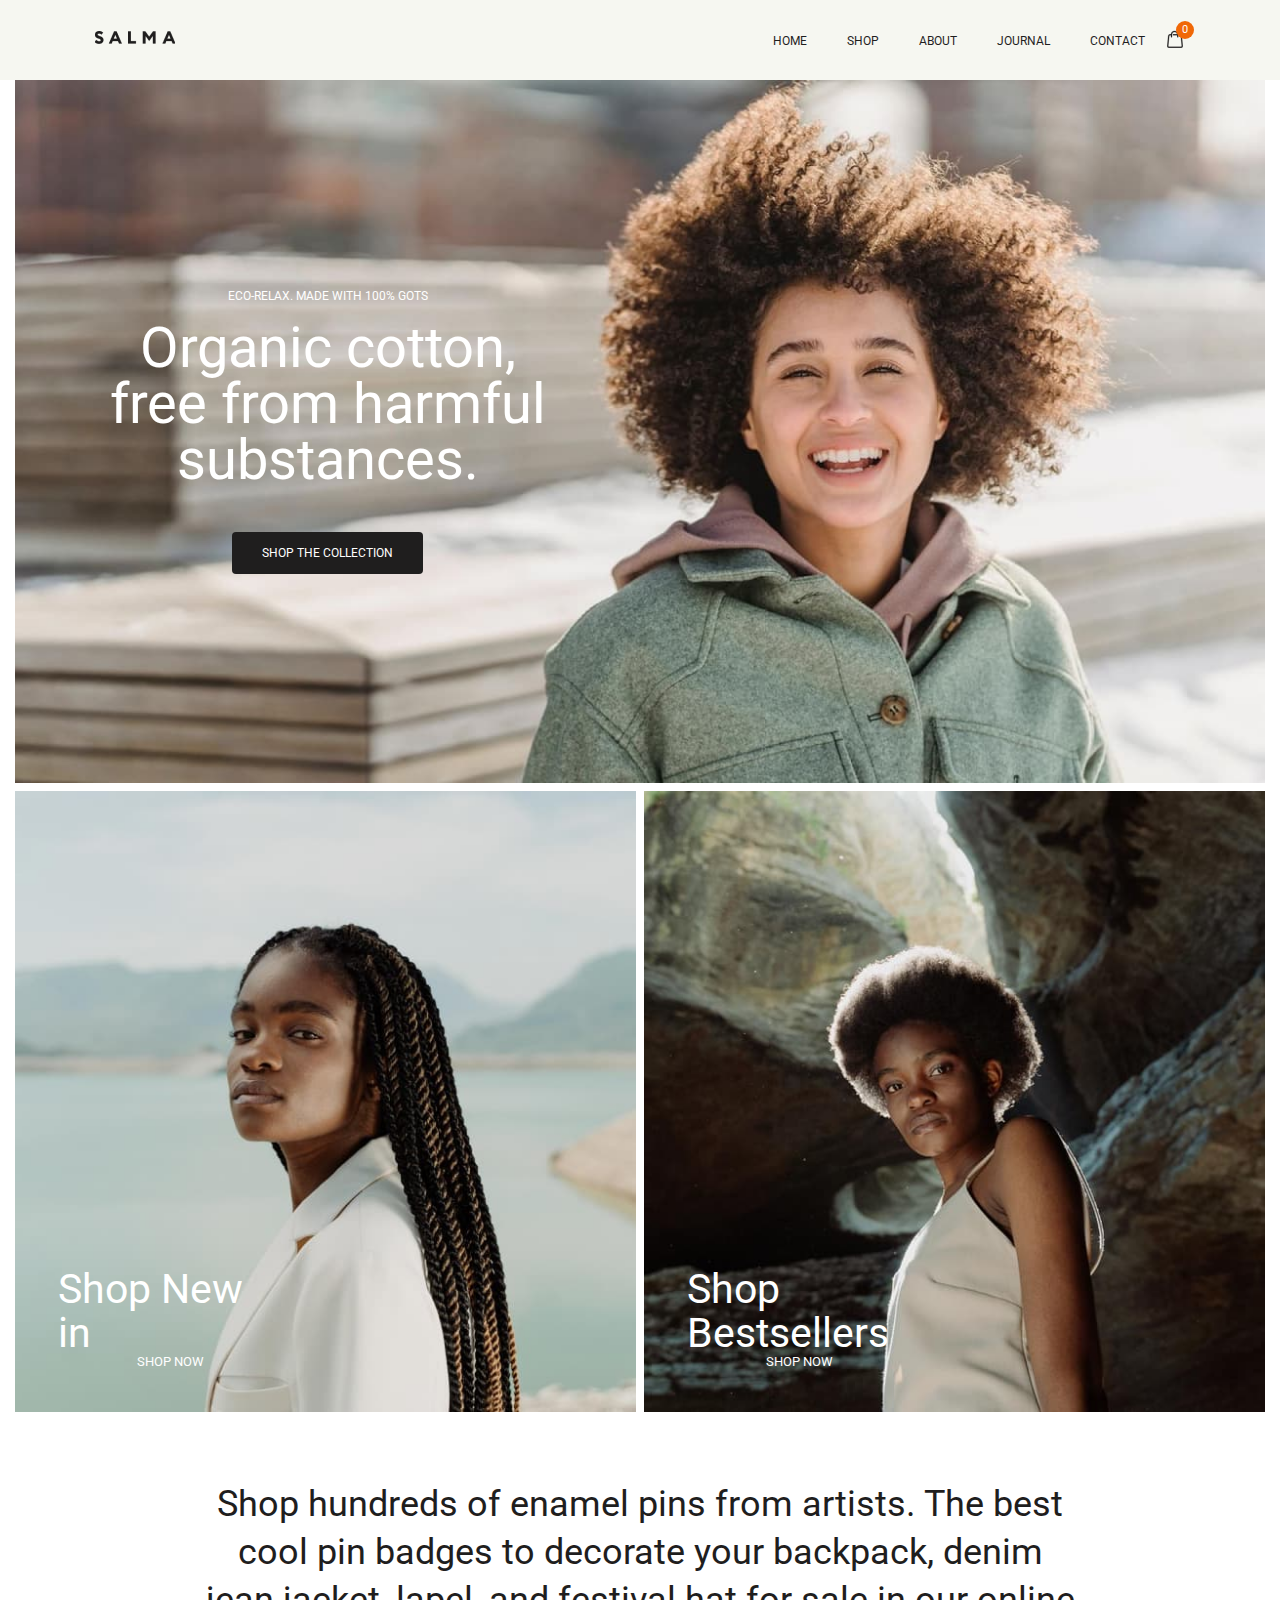
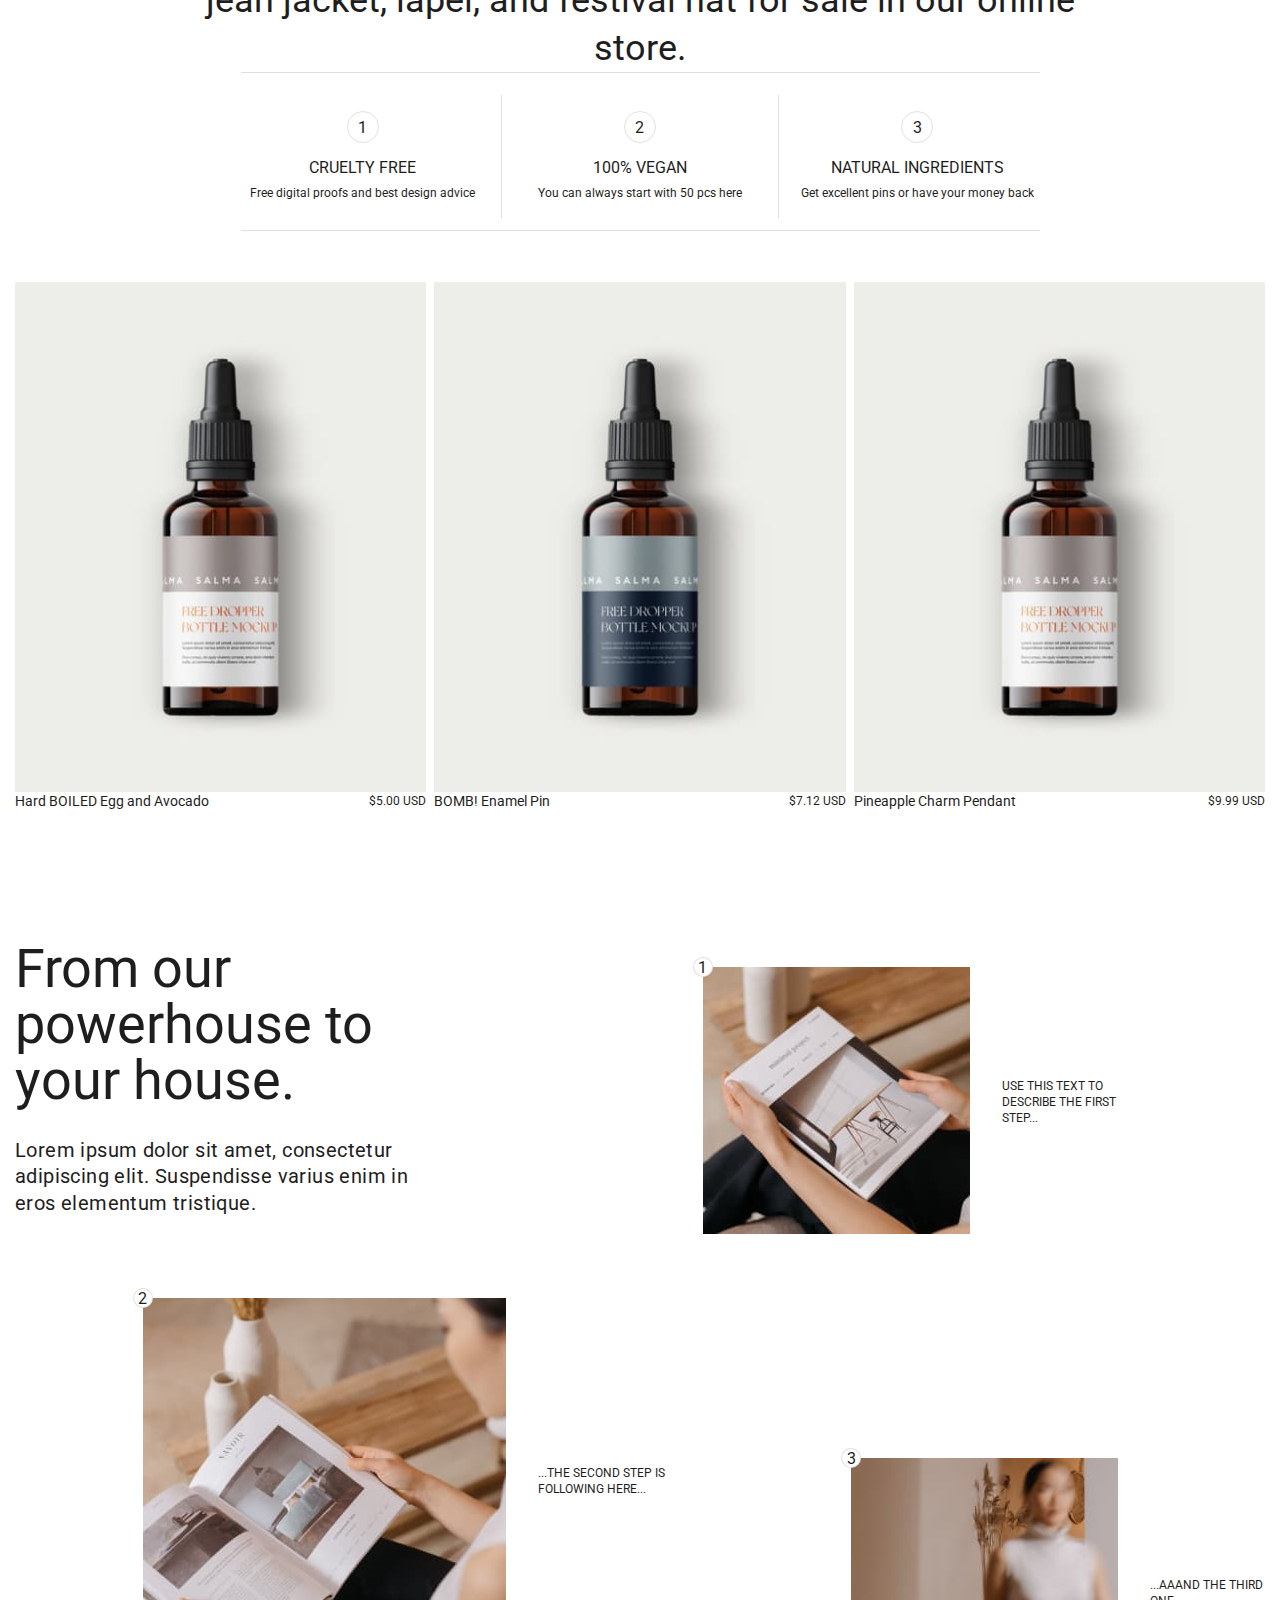
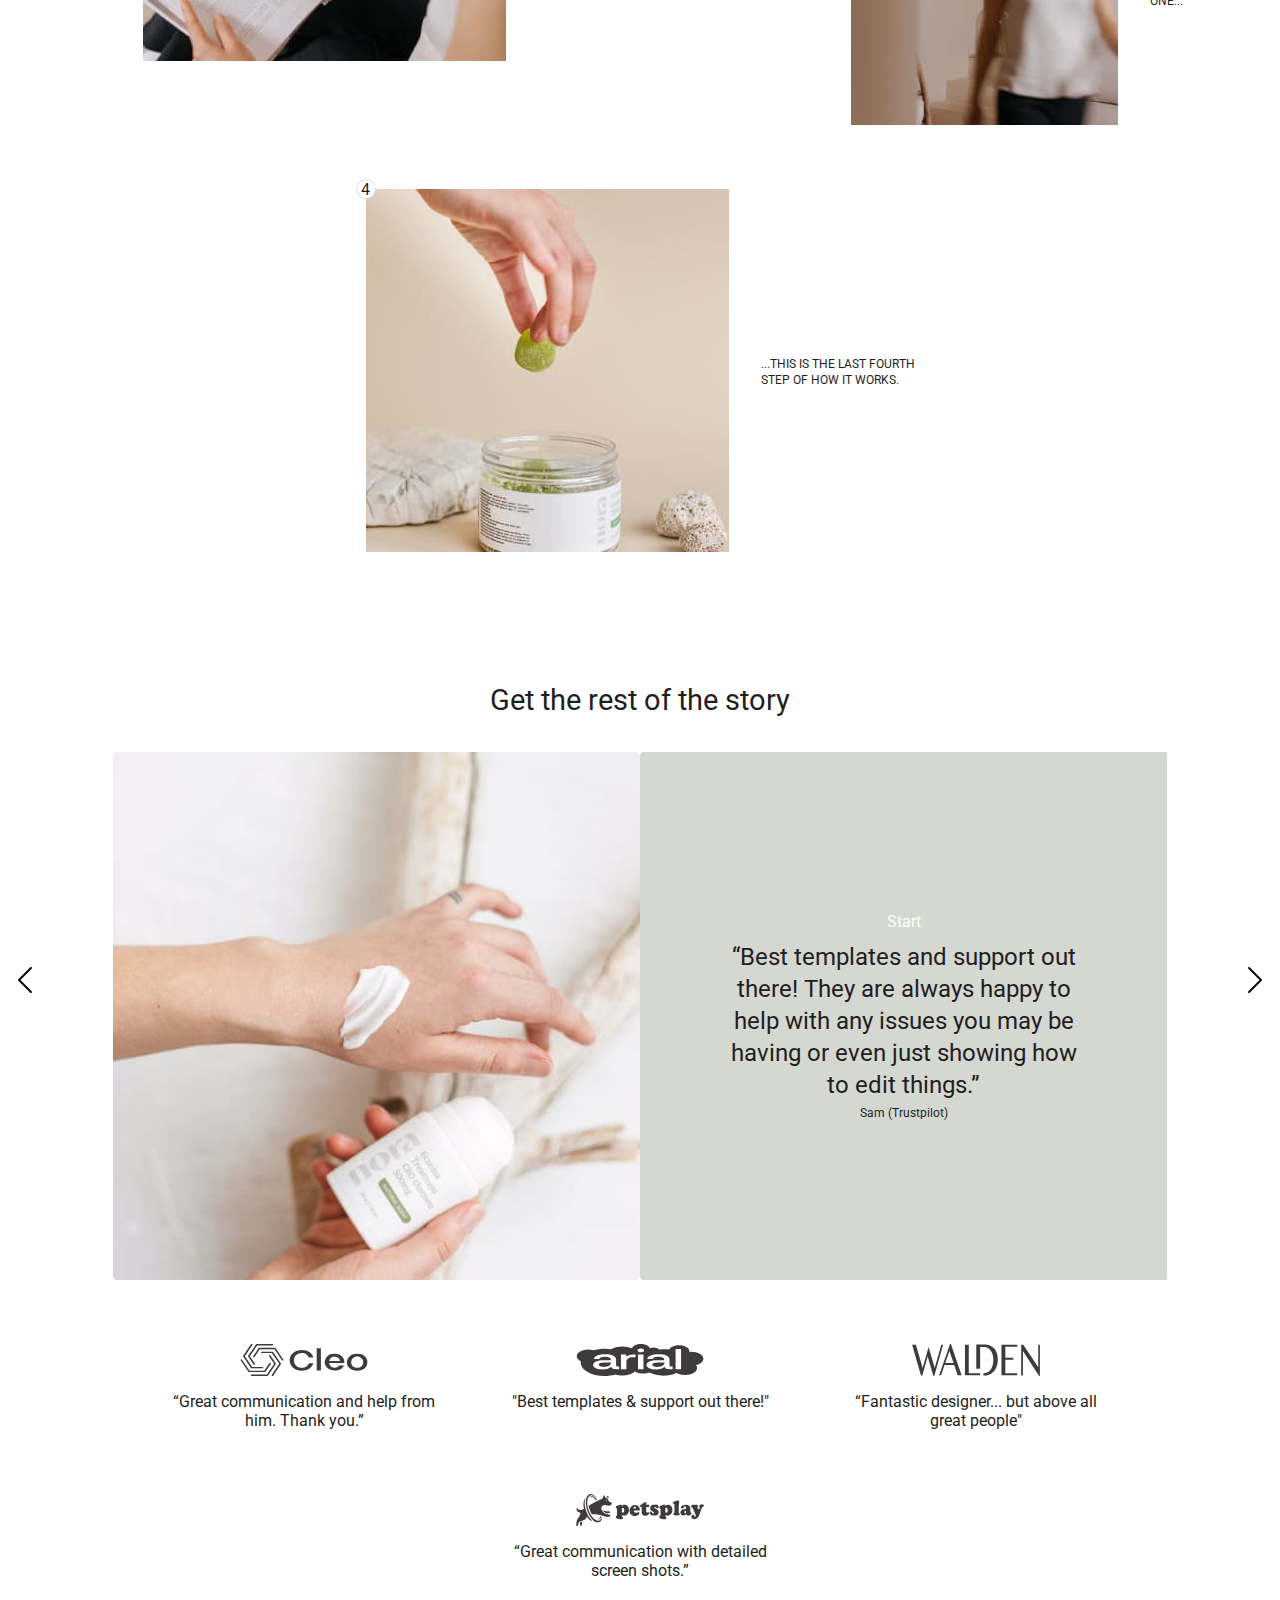
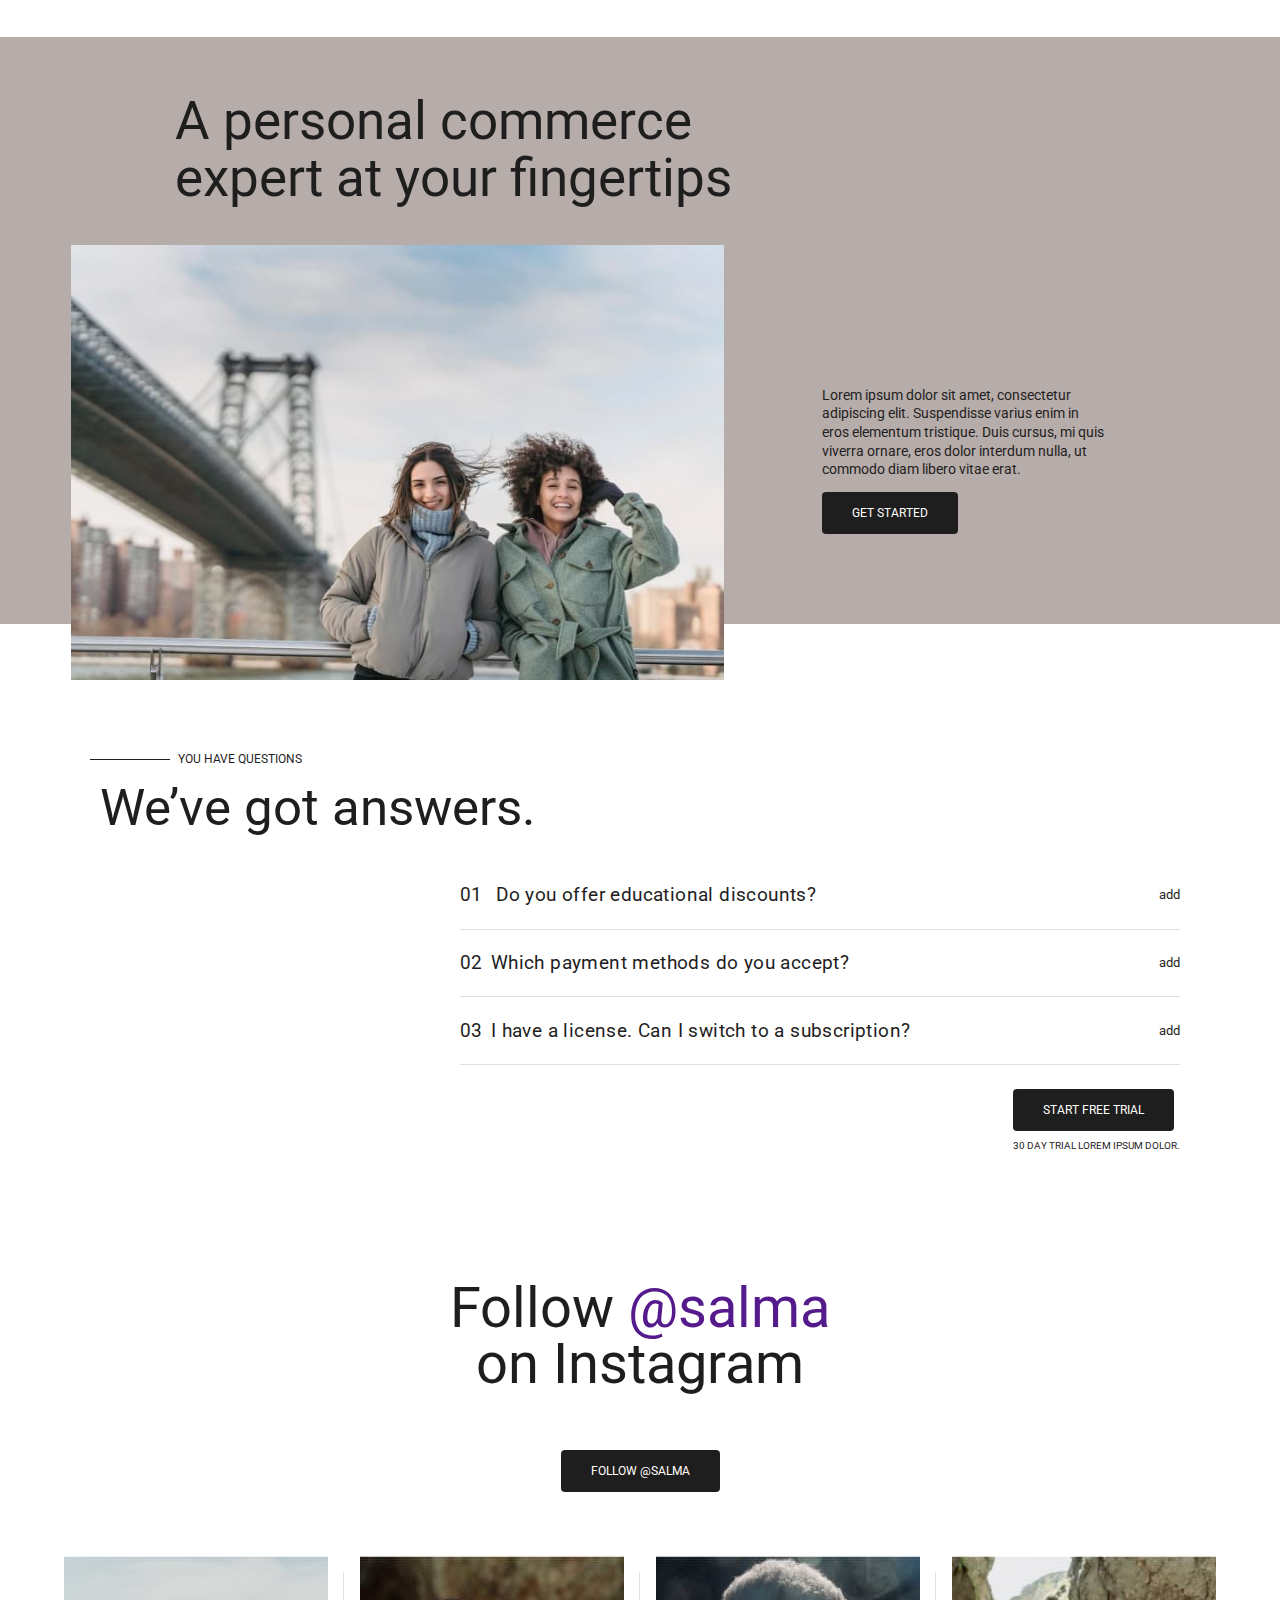
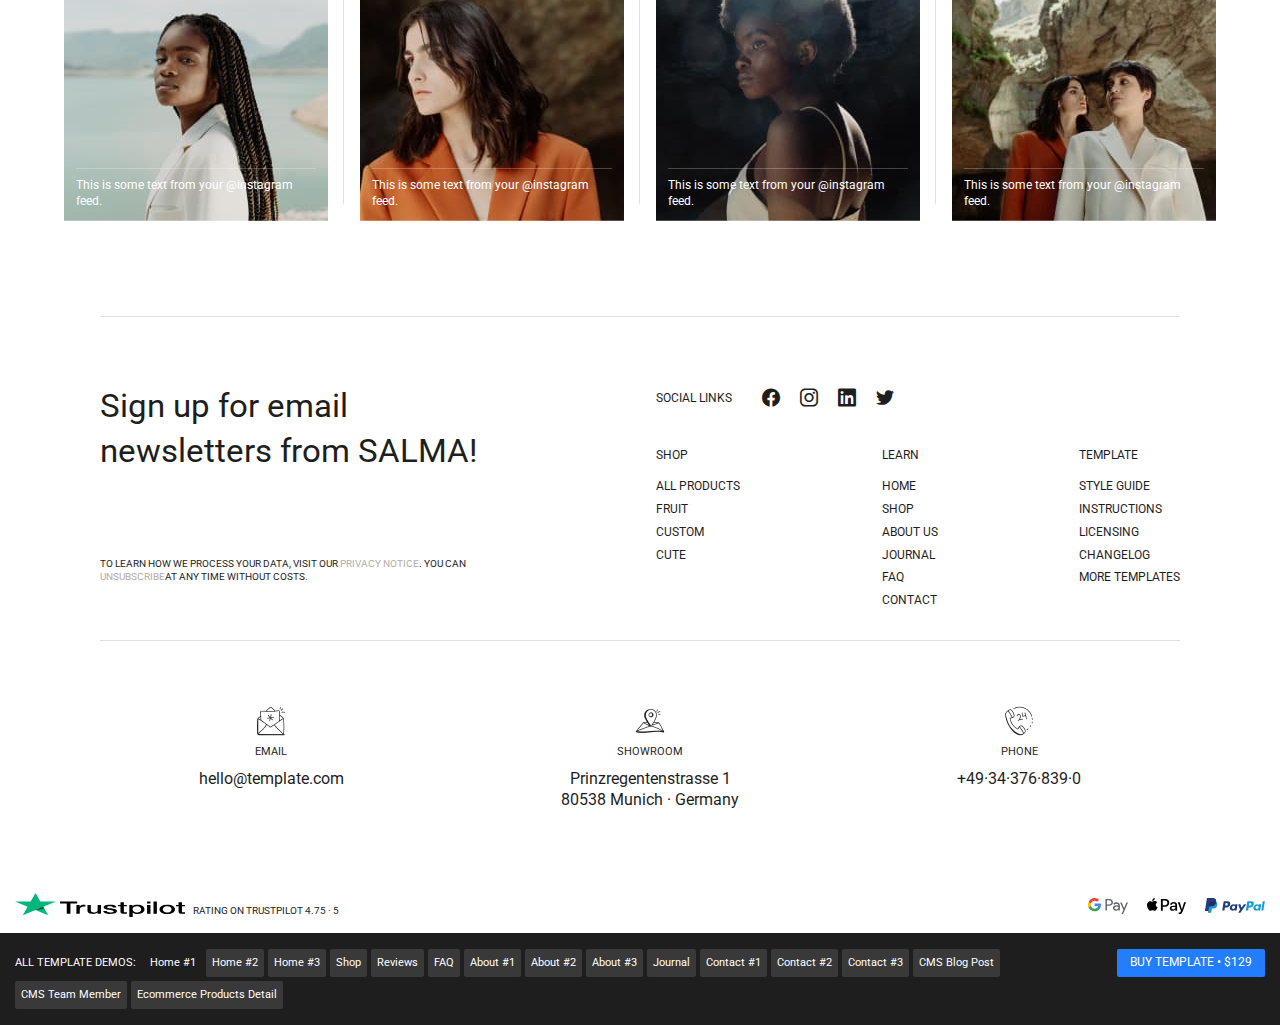
<file: index.html>
<!DOCTYPE html>
<html lang="en">
<head>
    <meta charset="UTF-8">
    <meta http-equiv="X-UA-Compatible" content="IE=edge">
    <meta name="viewport" content="width=device-width, initial-scale=1.0">
    <title>Salma</title>
    <link rel="preconnect" href="https://fonts.googleapis.com">
    <link rel="preconnect" href="https://fonts.gstatic.com" crossorigin>
    <link href="https://fonts.googleapis.com/css2?family=Roboto&display=swap" rel="stylesheet">
    <link rel="stylesheet" href="./css/iconsfont.css">
    <link rel="stylesheet" href="./css/styles.css">
</head>
<body>
    <div class="wrapper">
        <header class="header">
            <div class="header__container">
                <nav class="nav">
                    <a href="#" class="header__logo"><img src="./images/header/salma-logo.png" alt="salma-logo"></a>
                    <div class="header__menu menu">
                        <ul class="menu__list">
                            <li class="menu__item"><a href="#" class="menu__link">Home</a></li>
                            <li class="menu__item"><a href="#" class="menu__link">Shop</a></li>
                            <li class="menu__item"><a href="#" class="menu__link">About</a></li>
                            <li class="menu__item"><a href="#" class="menu__link">Journal</a></li>
                            <li class="menu__item"><a href="#" class="menu__link">Contact</a></li>
                        </ul>
                        <div class="header__basket">
                            <img src="./images/header/basket.png" alt="icon basket">
                            <span>0</span>
                        </div>
                        <button type="button" class="burger">
                            <div class="burger__icon"></div>
                        </button>
                    </div>
                </nav> 
            </div>
        </header>
        <main class="main">
            <section class="main__top">
                <div class="top__container container">
                   <div class="top__block1">
                        <div class="block1 ">
                            <div class="block1__content">
                                <h2 class="block1__subtitle">Eco-Relax. Made with 100% GOTS</h2>
                                <h1 class="block1__title">Organic cotton, free from harmful substances.</h1>
                                <button class="block1__btn btn">Shop the Collection</button>
                            </div>
                            <div class="block1__image">
                                <img src="./images/top/top-1.jpg" alt="">
                            </div>
                        </div>
                   </div>
                    <div class="top__block2">
                        <div class="block2">
                            <div class="block2__content">
                                <h2 class="block2__title">Shop New in</h2>
                                <a href="#" class="block2__btn">Shop now</a>
                            </div>
                            <div class="block2__image">
                                <img src="./images/top/top-2.jpg" alt="">
                            </div>
                        </div>
                    </div>
                    <div class="top__block2">
                        <div class="block2">
                            <div class="block2__content">
                                <h2 class="block2__title">Shop Bestsellers</h2>
                                <a href="#" class="block2__btn">Shop now</a>
                            </div>
                            <div class="block2__image">
                                <img src="./images/top/top-3.jpg" alt="">
                            </div>
                        </div>
                    </div>                   
                    
                </div>
            </section>
            <section class="pins">
                <div class="pins__container container">
                    <h2 class="pins__title">
                        Shop hundreds of enamel pins from artists. The best cool pin badges to decorate your backpack, denim jean jacket, lapel,
                        and festival hat for sale in our online store.
                    </h2>
                    <div class="pins__line"></div>
                    <ul class="pins__cards">
                        <li class="pins__card">
                            <button class="card__btn">1</button>
                            <h3 class="card__title">Cruelty Free</h3>
                            <p class="card__text">Free digital proofs and best design advice</p>
                        </li>
                        <li class="pins__card">
                            <button class="card__btn">2</button>
                            <h3 class="card__title">100% Vegan</h3>
                            <p class="card__text">You can always start with 50 pcs here</p>
                        </li>
                        <li class="pins__card">
                            <button class="card__btn">3</button>
                            <h3 class="card__title">Natural Ingredients</h3>
                            <p class="card__text">Get excellent pins or have your money back</p>
                        </li>
                    </ul>                    
                </div>
            </section>
            <section class="droppers">
                <div class="droppers__container container">
                    <ul class="droppers__list">
                        <li><a href="" class="dropper__card">
                            <div class="dropper__image">
                                <img src="./images/droppers/dropper1.jpg" alt="dropper 1">
                            </div>
                            <div class="dropper__content">
                                <h2 class="dropper__title">Hard BOILED Egg and Avocado</h2>
                                <p class="dropper__price">&#36;5.00 USD</p>
                            </div>
                        </a></li>
                        <li><a href="" class="dropper__card">
                            <div class="dropper__image">
                                <img src="./images/droppers/dropper 2.jpg" alt="dropper 2">
                            </div>
                            <div class="dropper__content">
                                <h2 class="dropper__title">BOMB! Enamel Pin</h2>
                                <p class="dropper__price">&#36;7.12 USD</p>
                            </div>
                        </a></li>
                        <li><a href="" class="dropper__card">
                            <div class="dropper__image">
                                <img src="./images/droppers/dropper 3.jpg" alt="dropper 3">
                            </div>
                            <div class="dropper__content">
                                <h2 class="dropper__title">Pineapple Charm Pendant</h2>
                                <p class="dropper__price">&#36;9.99 USD</p>
                            </div>
                        </a></li>
                    </ul>
                </div>
            </section>
            <section class="steps">
                <div class="steps__container container">
                    <ul class="steps__list">
                        <li class="steps__item step-top">
                            <div class="steps__content content-top">
                                <h2 class="steps__title">From our powerhouse to your house.</h2>
                                <p class="steps__text">
                                    Lorem ipsum dolor sit amet, consectetur adipiscing elit. Suspendisse varius enim in eros elementum tristique.
                                </p>
                            </div>
                        </li>
                        <li class="steps__item step-1">
                            <div class="steps__content">
                                <div class="steps__image">
                                    <span>1</span>
                                    <img src="./images/steps/step1.jpg" alt="step 1">
                                </div>
                                <a href="#" class="step__text text">
                                    Use this text to describe the first step...
                                </a>
                            </div>
                        </li>
                        <li class="steps__item step-2">
                            <div class="steps__content content-big content-2">
                                <div class="steps__image">
                                    <span>2</span>
                                    <img src="./images/steps/step2.jpg" alt="step 2">
                                </div>
                                <a href="#" class="step__text text-big">
                                    ...the second step is following here...
                                </a>
                            </div>
                        </li>
                        <li class="steps__item step-3">
                            <div class="steps__content">
                                <div class="steps__image">
                                    <span>3</span>
                                    <img src="./images/steps/step3.jpg" alt="step 3">
                                </div>
                                <a href="#" class="step__text text">
                                    ...aaand the third one...
                                </a>
                            </div>
                        </li>
                        <li class="steps__item step-4">
                            <div class="steps__content content-big">
                                <div class="steps__image">
                                    <span>4</span>
                                    <img src="./images/steps/step4.jpg" alt="step 4">
                                </div>
                                <a href="#" class="step__text text-big">
                                    ...This is the last fourth step of how it works.
                                </a>
                            </div>
                        </li>

                    </ul>
                </div>
            </section>
            <section class="stories">
                <div class="stories__container container">
                    <h2 class="stories__title">Get the rest of the story</h2>
                    <div class="slider">
                        <div class="slider__line">
                            <div class="slider__row">
                                <div class="slider__image">
                                    <img src="./images/Stories/stories.jpg" alt="stories">
                                </div>
                                <div class="slider__content--wrapper">
                                    <div class="slider__content">
                                        <button class="slider__start">
                                            Start
                                        </button>
                                        <h3 class="slider__title">
                                            “Best templates and support out there! They are always happy to help with any issues you may be having or even
                                            just
                                            showing how to edit things.”
                                        </h3>
                                        <p class="slider__text">
                                            Sam (Trustpilot)
                                        </p>
                                    </div>
                                </div>                               
                                                                
                            </div>
                            <div class="slider__row">
                                <div class="slider__image">
                                    <img src="./images/Stories/stories.jpg" alt="stories">
                                </div>
                                <div class="slider__content--wrapper">
                                    <div class="slider__content">
                                        <button class="slider__start">
                                            Start
                                        </button>
                                        <h3 class="slider__title">
                                            “Best templates and support out there! They are always happy to help with any issues you may be having or even
                                            just
                                            showing how to edit things.”
                                        </h3>
                                        <p class="slider__text">
                                            Sam (Trustpilot)
                                        </p>
                                    </div>
                                </div>                               
                                                                
                            </div>
                            <div class="slider__row">
                                <div class="slider__image">
                                    <img src="./images/Stories/stories.jpg" alt="stories">
                                </div>
                                <div class="slider__content--wrapper">
                                    <div class="slider__content">
                                        <a class="slider__start">
                                            Start
                                        </a>
                                        <h3 class="slider__title">
                                            “Best templates and support out there! They are always happy to help with any issues you may be having or even
                                            just
                                            showing how to edit things.”
                                        </h3>
                                        <p class="slider__text">
                                            Sam (Trustpilot)
                                        </p>
                                    </div>
                                </div>                           
                                                                
                            </div>                            
                        </div>
                    </div>
                    <button class="slider__btn slider__btn-prev">
                        <img src="./images/Stories/previous.svg" alt="previous_button">
                    </button>
                    <button class="slider__btn slider__btn-next">
                        <img src="./images/Stories/next.svg" alt="next_button">
                    </button>                    
                </div>
                
            </section>
            <section class="brands">
                <div class="brands__container container">
                    <ul class="brands__list">
                        <li class="brands__item ">
                            <div class="brands__content ">
                                <a href="#" class="brands__logo">
                                    <img src="./images/Brandes/brand-1.svg" alt="">
                                </a>
                                <h2 class="brands__title">“Great communication and help from him. Thank you.”</h2>                                
                            </div>
                        </li>
                        <li class="brands__item ">
                            <div class="brands__content ">
                                <a href="#" class="brands__logo">
                                    <img src="./images/Brandes/brand-2.svg" alt="">
                                </a>
                                <h2 class="brands__title">"Best templates & support out there!"</h2>                                
                            </div>
                        </li>
                        <li class="brands__item ">
                            <div class="brands__content ">
                                <a href="#" class="brands__logo">
                                    <img src="./images/Brandes/brand-3.svg" alt="">
                                </a>
                                <h2 class="brands__title">“Fantastic designer... but above all great people"</h2>                                
                            </div>
                        </li>
                        <li class="brands__item ">
                            <div class="brands__content ">
                                <a href="#" class="brands__logo">
                                    <img src="./images/Brandes/brand-4.svg" alt="">
                                </a>
                                <h2 class="brands__title">“Great communication with detailed screen shots.”</h2>                                
                            </div>
                        </li>
                        
            
                    </ul>
                </div>
            </section>
            <section class="expert">
                <div class="expert__container container">
                   <div class="expert__body">
                        <h2 class="expert__title">A personal commerce expert at your fingertips</h2> 
                        <div class="expert__content">
                                <p class="expert__text">
                                    Lorem ipsum dolor sit amet, consectetur adipiscing elit. Suspendisse varius enim in eros elementum tristique. Duis
                                    cursus, mi quis viverra ornare, eros dolor interdum nulla, ut commodo diam libero vitae erat.
                                </p>
                                <button class="expert__btn btn">Get started</button>
                        </div>
                    </div>
                </div>
                    <div class="expert__image">
                        <img src="./images/expert/expert.jpg" alt="expert">
                    </div>
                

            </section>            
            <section class="questions">
                <div class="questions__container">
                   <div class="questions__body">                        
                        <div class="questions__content">
                           <h3 class="questions__subtitle">YOU HAVE QUESTIONS</h3>
                           <h2 class="questions__title">We’ve got answers.</h2>
                        </div>
                        <ul class="questions__choice">
                            <li class="choice__item">
                                <p class="choice__question"><span>01</span> Do you offer educational discounts?</p>
                                <button class="choice__btn">add</button>
                            </li>
                            <li class="choice__item">
                                <p class="choice__question"><span>02</span>Which payment methods do you accept?</p>
                                <button class="choice__btn">add</button>
                            </li>
                            <li class="choice__item">
                                <p class="choice__question"><span>03</span>I have a license. Can I switch to a subscription?</p>
                                <button class="choice__btn">add</button>
                            </li>
                        </ul>
                        <div class="questions__start">
                            <button class="start__btn btn">Start free trial</button>
                            <p class="start__text">30 day trial lorem ipsum dolor.</p>
                        </div>

                    </div>
                </div>                    
            </section>
            <section class="instagram">
                <div class="instagram__container container">
                   <div class="instagram__body">                        
                                               
                        <h2 class="instagram__title">Follow <span><a href="">@salma</a></span> on Instagram</h2>
                        <button class="instagram__btn btn">Follow @salma</button>
                        
                        <ul class="instagram__list">
                            <li class="instagram__item">
                                <div class="instagram__image">
                                    <img src="./images/instagram/instagram1.jpg" alt="instagram1">
                                </div>
                                <a href="#" class="instagram__link">This is some text from your @instagram feed.</a>
                            </li>
                            <li class="instagram__item">
                                <div class="instagram__image">
                                    <img src="./images/instagram/instagram2.jpg" alt="instagram2">
                                </div>
                                <a href="#" class="instagram__link">This is some text from your @instagram feed.</a>
                            </li>
                            <li class="instagram__item">
                                <div class="instagram__image">
                                    <img src="./images/instagram/instagram3.jpg" alt="instagram3">
                                </div>
                                <a href="#" class="instagram__link">This is some text from your @instagram feed.</a>
                            </li>
                            <li class="instagram__item">
                                <div class="instagram__image">
                                    <img src="./images/instagram/instagram4.jpg" alt="instagram4">
                                </div>
                                <a href="#" class="instagram__link">This is some text from your @instagram feed.</a>
                            </li>                            
                        </ul>                       

                    </div>
                </div>                    
            </section>            
        </main>
        <footer class="footer">
            <div class="footer__container">
                <div class="footer__rows">
                    <div class="footer__row-1">
                        <div class="footer__top">
                            <div class="top__subscription">
                                <h2 class="subscription__title">Sign up for email newsletters from SALMA!</h2>
                                <p class="subscription__text">To learn how we process your data, visit our <span><a href="#"
                                            class="subscription-link privacy-link">Privacy Notice</a></span>. You can <span><a href="#"
                                            class="subscription-link unsubscribe-link">unsubscribe</a></span>at any time without costs.</p>
                            </div>
                            <div class="top__menu">
                                <div class="menu__social">
                                    <h3 class="social__title">Social Links</h3>
                                    <ul class="social__list">
                                        <li><a href="#" class="social__link icon-facebook"></a></li>
                                        <li><a href="#" class="social__link icon-instagram"></a></li>
                                        <li><a href="#" class="social__link icon-linkedin"></a></li>
                                        <li><a href="#" class="social__link icon-twitter"></a></li>
                                    </ul>
                                </div>
                                <div class="menu__blocks">
                                    <ul class="blocks__list">
                                        <li class="blocks__group">
                                            <h3 class="group__title">Shop</h3>
                                            <ul class="group__list">
                                                <li><a href="#" class="group__link">All products</a></li>
                                                <li><a href="#" class="group__link">Fruit</a></li>
                                                <li><a href="#" class="group__link">Custom</a></li>
                                                <li><a href="#" class="group__link">Cute</a></li>
                                            </ul>
                                        </li>
                                        <li class="blocks__group">
                                            <h3 class="group__title">Learn</h3>
                                            <ul class="group__list">
                                                <li><a href="#" class="group__link">Home</a></li>
                                                <li><a href="#" class="group__link">Shop</a></li>
                                                <li><a href="#" class="group__link">About us</a></li>
                                                <li><a href="#" class="group__link">Journal</a></li>
                                                <li><a href="#" class="group__link">FAQ</a></li>
                                                <li><a href="#" class="group__link">Contact</a></li>
                                            </ul>
                                        </li>
                                        <li class="blocks__group">
                                            <h3 class="group__title">Template</h3>
                                            <ul class="group__list">
                                                <li><a href="#" class="group__link">Style Guide</a></li>
                                                <li><a href="#" class="group__link">Instructions</a></li>
                                                <li><a href="#" class="group__link">Licensing</a></li>
                                                <li><a href="#" class="group__link">Changelog</a></li>
                                                <li><a href="#" class="group__link">More Templates</a></li>
                                            </ul>
                                        </li>
                                    </ul>
                                </div>
                            </div>
                        </div>
                        <address class="top__contacts">
                            <ul class="contacts ">
                                
                                <li class="contacts__item">
                                    <a href="mailto:hello@template.com" class="contacts__link">
                                        <img class="contacts__image" src="./images/footer/Email.png" alt="Email">                                       
                                        <h3 class="contacts__title">Email</h3>
                                        <p class="contacts__text">hello@template.com</p> 
                                    </a>
                                </li>
                                <li class="contacts__item">
                                    <a href="https://goo.gl/maps/AHFJEp47NxN9n9Dy5" target="_blank"
                                        rel="noopener noreferrer nofollow" class="contacts__link">
                                        <img class="contacts__image" src="./images/footer/Showroom.png" alt="Showroom">
                                        <h3 class="contacts__title">Showroom</h3>
                                        <p class="contacts__text">Prinzregentenstrasse 1 <br> 80538 Munich · Germany</p> 
                                    </a>
                                </li>
                                <li class="contacts__item">
                                    <a href="tel:+49343768390" class="contacts__link">
                                        <img class="contacts__image" src="./images/footer/Phone.png" alt="Phone">
                                        <h3 class="contacts__title">Phone</h3>
                                        <p class="contacts__text">+49·34·376·839·0</p> 
                                    </a>
                                </li>
                            </ul>
                        
                        </address>
                    </div>
                    
                    <div class="footer__row-2">
                        <div class="row-2__trustpilot">
                            <a href="" class="trustpilot__link"><img class="trustpilot__image" src="./images/footer/trustpilot.svg" alt="trustpilot"></a> 
                            <p class="trustpilot__text">Rating on Trustpilot 4.75 · 5</p>
                        </div>
                        <div class="row-2__pay">
                            <a href="" class="pay__link"><img class="pay__image" src="./images/footer/pay-1.svg" alt="pay-1"></a>
                            <div class="pay__text"></div>
                            <a href="" class="pay__link"><img class="pay__image" src="./images/footer/pay-2.svg" alt="pay-2"></a>
                            <div class="pay__text"></div>
                            <a href="" class="pay__link"><img class="pay__image" src="./images/footer/pay-3.svg" alt="pay-3"></a>                            
                            
                        </div>

                    </div>
                    <div class="footer__row-3">
                        <div class="row-3__container">
                            <div class="template-demos">
                                
                                <ul class="template-demos__list">
                                    <li><h2 class="template-demos__title">All template Demos:</h2></li>
                                    <li><button class="template-demos__btn active">Home #1</button></li>
                                    <li><button class="template-demos__btn">Home #2</button></li>
                                    <li><button class="template-demos__btn">Home #3</button></li>
                                    <li><button class="template-demos__btn">Shop</button></li>
                                    <li><button class="template-demos__btn">Reviews</button></li>
                                    <li><button class="template-demos__btn">FAQ</button></li>
                                    <li><button class="template-demos__btn">About #1</button></li>
                                    <li><button class="template-demos__btn">About #2</button></li>
                                    <li><button class="template-demos__btn">About #3</button></li>
                                    <li><button class="template-demos__btn">Journal</button></li>
                                    <li><button class="template-demos__btn">Contact #1</button></li>
                                    <li><button class="template-demos__btn">Contact #2</button></li>
                                    <li><button class="template-demos__btn">Contact #3</button></li>
                                    <li><button class="template-demos__btn">CMS Blog Post</button></li>
                                    <li><button class="template-demos__btn">CMS Team Member</button></li>
                                    <li><button class="template-demos__btn">Ecommerce Products Detail</button></li>
                                </ul>
                            </div>
                            <div class="template-buy">
                                <button class="template-buy__btn">Buy Template • $129</button>
                            </div>
                        </div>
                    </div>                    
                </div>
            </div>
            

        </footer>
    </div>

    <script src="./scripts/script.js"></script>
   
</body>
</html>
</file>
<file: css/iconsfont.css>
@font-face {
  font-family: 'icomoon';
  src:  url('../fonts/icomoon.eot?zc2gdb');
  src:  url('../fonts/icomoon.eot?zc2gdb#iefix') format('embedded-opentype'),
    url('../fonts/icomoon.ttf?zc2gdb') format('truetype'),
    url('../fonts/icomoon.woff?zc2gdb') format('woff'),
    url('../fonts/icomoon.svg?zc2gdb#icomoon') format('svg');
  font-weight: normal;
  font-style: normal;
  font-display: block;
}

[class^="icon-"], [class*=" icon-"]::before {
  /* use !important to prevent issues with browser extensions that change fonts */
  font-family: 'icomoon' !important;
  speak: never;
  font-style: normal;
  font-weight: normal;
  font-variant: normal;
  text-transform: none;
  line-height: 1;

  /* Better Font Rendering =========== */
  -webkit-font-smoothing: antialiased;
  -moz-osx-font-smoothing: grayscale;
}

.icon-facebook:before {
  content: "\e900";
}
.icon-instagram:before {
  content: "\e901";
}
.icon-linkedin:before {
  content: "\e902";
}
.icon-twitter:before {
  content: "\e910";
}
.icon-search:before {
  content: "\e903";
}

.icon-smartphone:before {
  content: "\e906";
}
.icon-envelope:before {
  content: "\e907";
}
</file>
<file: css/styles.css>
/* Reset and base styles  */
* {
	padding: 0px;
	margin: 0px;
	border: none;
}

*,
*::before,
*::after {
	box-sizing: border-box;
}

:focus,
:active {
	/*outline: none;*/
}

a:focus,
a:active {
	/* outline: none;*/
}

/* Links */

a,
a:link,
a:visited {
	/* color: inherit; */
	text-decoration: none;
	/* display: inline-block; */
}

a:hover {
	/* color: inherit; */
	text-decoration: none;
}

/* Common */

aside,
nav,
footer,
header,
section,
main {
	display: block;
}

h1,
h2,
h3,
h4,
h5,
h6,
p {
	font-size: inherit;
	font-weight: inherit;
}

ul,
ul li {
	list-style: none;
}

img {
	vertical-align: top;
}

img,
svg {
	max-width: 100%;
	height: auto;
}

address {
	font-style: normal;
}

/* Form */

input,
textarea,
button,
select {
	font-family: inherit;
	font-size: inherit;
	color: inherit;
	background-color: transparent;
}

input::-ms-clear {
	display: none;
}

button,
input[type="submit"] {
	display: inline-block;
	box-shadow: none;
	background-color: transparent;
	background: none;
	cursor: pointer;
}

input:focus,
input:active,
button:focus,
button:active {
	outline: none;
}

button::-moz-focus-inner {
	padding: 0;
	border: 0;
}

label {
	cursor: pointer;	
}

legend {
	display: block;
}
/*==========================================================================*/

body {
	font-family: 'Roboto', sans-serif;
	color: #1F1E1E;
}
.wrapper {
	overflow: hidden;
	display: flex;
	flex-direction: column;
	min-height: 100%;
}

.container {
	max-width: 1310px;
	margin: 0 auto;
	padding: 0 15px;
}

/*===============================HEADER===========================================*/
.header {
	background-color: #F6F7F1;
}

.header__container {
	max-width: 1120px;
	margin: 0 auto;
	padding: 30px 15px;	
	position: relative;
}
.nav {
	display: flex;
	gap: 20px;
	justify-content: space-between;
	align-items: center;
}
.header__logo {}

.header__menu {
	display: flex;
	gap: 20px;
	align-items: center;
}
.menu {}

.menu__list {
	display: flex;
	gap: 40px;
	align-items: center;
	
}
.menu__item {}

.menu__link {
	font-size: 12px;
	line-height: 1.33;		
	text-transform: uppercase;
	color: #1F1E1E;
	transition: all 0.3s ease-in;
}
.menu__link:hover {	
	text-decoration: underline;	
}

.header__basket {
	width: 20px;
	height: 20px;
	position: relative;
}

.header__basket span {
	position: absolute;
	top: -9px;
	right: -9px;
	width: 18px;
	height: 18px;
	border-radius: 50%;
	background-color: #F06807;
	font-size: 11px;
	line-height: 1.64;		
	text-align: center;	
	color: #FFFFFF;
}

/*=================Burger========*/

.burger {
	display: none;
	width: 40px;
	height: 30px;	
	justify-content: center;
	align-items: center;
}

.burger__icon {
	position: relative;	
	width: 40px;
	height: 2px;
	background-color: #000;
	display: flex;
	justify-content: center;
	align-items: center;
}

.burger__icon::before,
.burger__icon::after {
	content: '';
	display: block;
	position: absolute;
	width: 40px;
	height: 2px;
	background-color: #000;
	left: 0;	
	transition: all 0.3s ease-in;
}

.burger__icon::before {
	top: -9px;
}

.burger__icon::after {
	top: 9px;
}

.burger__icon.burger__icon--active {
	background-color: transparent;
}

.burger__icon.burger__icon--active::before,
.burger__icon.burger__icon--active::after {
	top: 0;
	transition: all o.3s ease-in;
}

.burger__icon.burger__icon--active::before {
	transform: rotate(45deg);
}

.burger__icon.burger__icon--active::after {
	transform: rotate(-45deg);
}

@media (max-width: 767px) {
	.menu__list {
		gap: 20px;
	}
}

@media (max-width: 479px) {

	.menu__list {
		display: none;
	}

	.header__basket {
		display: none;
	}

	.burger {
		display: flex;
	}

	.no-scroll {
		overflow-y: hidden;
	}

	.nav--mobile {
		position: fixed;
		left: 0;
		top: 0;
		width: 100%;
		height: 100%;
		z-index: 99;
		flex-direction: column;
		justify-content: start;
		align-items: center;
		padding: 40px 0;
		background: #F6F7F1;
	}

	.nav--mobile .menu__list {
		display: flex;
		flex-direction: column;
		align-items: center;
		font-size: 36px;
		margin-top: 20px;
	}

	.menu__link {
		font-size: 18px;
	}

	.burger {
		position: absolute;
		top: 30px;
		right: 30px;
	}
}
/*=========================MAIN================================*/
.main {}

/*----------btn-----------------*/
.btn {
	font-size: 12px;
	line-height: 1;
	text-transform: uppercase;
	color: #FFFFFF;
	background: #1F1E1E;
	border-radius: 4px;
	padding: 15px 30px;
	transition: all 0.3s ease-in;
}

.btn:hover {
	transform: translateY(-4px);
	background: #474545;
}

@media (max-width: 991px) {
	.btn {
		font-size: 11px;
		padding: 13px 22px;
	}
}

@media (max-width: 767px) {
	.btn {
		font-size: 10px;
		padding: 11px 16px;
	}
}

@media (max-width: 479px) {
	.btn {
		font-size: 8px;
		padding: 8px;
	}
}

/*----------------------------*/
/*=========================TOP===================================*/
.main__top {}

.top__container {	
	display: grid;
	grid-template: 1fr 0.88fr / repeat(2, 1fr);	
	gap: 8px;
}

.top__block1 {
	grid-column: span 2;
	position: relative;
	padding-top: 56.25%;
}
.block1 {	
	position: absolute;
	top: 0;
	left: 0;
	width: 100%;
	height: 100%;
	display: flex;
	align-items: center;
}
.block1__content {
	position: relative;
	z-index: 2;
	width: 50%;
	display: flex;
	flex-direction: column;
	align-items: center;
	justify-content: center;
	padding: 0 7.03%;
}

.block1__subtitle {	
	font-size: 12px;
	font-size: calc(8px + 4 * ((100vw - 320px) / (1280 - 320)));
	line-height: 1.2;		
	text-align: center;
	text-transform: uppercase;	
	color: #FFFFFF;
	margin-bottom: 1.33em;
}

.block1__title {
	/* font-size: 56px; */
	font-size: calc(13px + 43 * ((100vw - 320px) / (1280 - 320)));
	line-height: 1;
	text-align: center;	
	color: #FFFFFF;
	margin-bottom: .79em;
}
.block1__btn {}

.block1__image {
	position: absolute;
	top: 0;
	left: 0;
	width: 100%;
	height: 100%;
}


.top__block2 {
	position: relative;
	padding-top: 100%;
}

.block2 {
	display: flex;
	align-items:flex-end;
	position: absolute;
	top: 0;
	left: 0;
	width: 100%;
	height: 100%;			
}

.block2__content {
	position: relative;
	z-index: 2;
	width: 50%;
	display: flex;
	flex-direction: column;
	align-items: center;
	justify-content: center;
	padding: 6.88%;
}

.block2__title {
	font-size: calc(14px + 27 * ((100vw - 320px) / (1280 - 320)));
	/* font-size: 41px; */
	line-height: 1.07;
	color: #FFFFFF;
}

.block2__btn {
	font-size: calc(10px + 3 * ((100vw - 320px) / (1280 - 320)));
	/* font-size: 13px; */
	line-height: 1.08;		
	text-transform: uppercase;	
	color: #FFFFFF;
	transition: all .1s ease-in;
}
.block2__btn:hover {
	border: 1px solid #FFFFFF;
	border-radius: 0.3em;
	padding: 1em;
	color: #FFFFFF;
}

.block2__image {
	position: absolute;
	top: 0;
	left: 0;
	width: 100%;
	height: 100%;
	}

@media (max-width: 479px) {
.top__container {
	display: flex;
	flex-direction: column;		
	gap: 8px;
}

.block1__subtitle {	
	overflow: wrap;
}
}

/*==========================PINS=============================*/

.pins {}

.pins__container {
	display: flex;
	flex-direction: column;
	align-items: center;
	padding-bottom: 4vw;
}

.pins__title {
	/* font-size: 36px; */
	font-size: calc(16px + 20 * ((100vw - 320px) / (1280 - 320)));
	line-height: 1.33;		
	text-align: center;		
	padding: 1.91em 14.85% 0 ;	
}

.pins__cards {
	max-width: 800px;
	display: grid;
	grid-template-columns: minmax(147px, 261px) minmax(156px, 277px) minmax(147px,
		261px);	
	padding: 1.72vw 0 .94vw;
	border-top: 1px solid rgba(0, 0, 0, 0.12);
	border-bottom: 1px solid rgba(0, 0, 0, 0.12);
	
}
.pins__card:not(:last-child) {
	border-right: 1px solid rgba(0, 0, 0, 0.12);;
}

.pins__card {	
	box-sizing: content-box;
	display: flex;
	flex-direction: column;
	align-items: center;
	padding: 1.25vw;	
}
.pins__card:last-child {
	padding-right: 0;
}

.pins__card:first-child {
	padding-left: 0;
}


.card__btn {
	font-size: 16px;
	line-height: 1.2;		
	text-align: center;	
	color: #1F1E1E;
	width: 32px;
	height: 32px;
	border: 1px solid rgba(0, 0, 0, 0.12);
	border-radius: 50%;	
	margin-bottom: 15px;
	transition: all 0.3s ease-in;
}
.card__btn:hover {	
	border: 1px solid #1F1E1E;	
}

.card__title {
	font-size: calc(12px + 4 * ((100vw - 320px) / (1280 - 320)));
	line-height: 1.2;		
	text-align: center;
	text-transform: uppercase;	
	padding-bottom: 8px;
}

.card__text {
	font-size: 12px;
	line-height: 1.33;		
	text-align: center;	
}

@media (max-width: 767px) {	
	
	.pins__card {
		padding: 8px;
	}
	.pins__cards {
		padding:  0 ;
		border-top: none;
		border-bottom: none;
	}	
}

@media (max-width: 479px) {
	.pins__cards {
		display: flex;
		flex-direction: column;
	}
}
/*==================================droppers======================*/
.droppers {}

.droppers__container {}

.droppers__list {
	display: flex;
	gap: 8px;
}

.dropper__card {}

.dropper__image {}

.dropper__content {
	display: flex;
	justify-content: space-between;
	align-items: center;
	color: #1F1E1E;
}

.dropper__title {
	font-size: calc(12px + 2 * ((100vw - 320px) / (1280 - 320)));
	line-height: 1.42;	
}

.dropper__price {
	font-size: calc(10px + 2 * ((100vw - 320px) / (1280 - 320)));
	line-height: 1.33;	
}

@media (max-width: 479px) {
	.droppers__list {
		flex-direction: column;
	}
}

/*===============================STEPS=============================*/
.steps {}

.steps__container {
	margin-top: 5vw;
	margin-bottom: 5vw;
}

.steps__list {
	display: grid;
	grid-template: 358fr 490fr 490fr/668fr 613fr;
}

.steps__item {
	align-self: flex-end;	
}

.steps__item:last-child {
	grid-column: span 2;
}

.steps__content{
	display: flex;
	column-gap: 32px;
	align-items: center;
	max-width: 432px;
}
.content-top {
	flex-direction: column;
	
}
.content-big {
	max-width: 576px;
}
.content-2 {
	position: absolute;
	right: -25px;
	bottom: 5vw;
}

.steps__title {	
	font-size: calc(24px + 30 * ((100vw - 320px) / (1280 - 320)));
	line-height: 1.04;	
	margin-bottom: 0.5em;	
}

.steps__text {
	font-size: 20px;
	line-height: 1.33;
	letter-spacing: 0.4px;	
	padding-bottom: 18px;
		
}
.steps__image {
	position: relative;
}

.steps__image span{
	position: absolute;
	left: -10px;
	top: -10px;
	background-color: #FFFFFF;
	border: 1px solid rgba(0, 0, 0, 0.12);
	border-radius: 50%;
	font-size: 16px;
	line-height: 19px;			
	text-align: center;		
	color: #1F1E1E;
	width: 20px;
	height: 20px;
}

.step__text {
	font-size: 12px;
	line-height: 1.33;		
	text-transform: uppercase;	
	color: #1F1E1E;
	margin-top: 5px;
}
.text {
	max-width: 115px;
}
.text-big {
	max-width: 154px;
}

.step-top {
	padding-top: 5vw;
}

.step-1 {
	padding-top: 5vw;
	padding-left: 36px;	
}

.step-2 {
	padding: 5vw 0;
	position: relative;
}

.step-3 {
	justify-self: end;
}

.step-4 {
	padding: 5vw 0;
	justify-self: center;	
}

@media (max-width: 991px) {
.steps__list {
	display:flex;
	flex-direction: column;
	align-items: center;
}
.content-2 {
	position:static ;	
}
.steps__item {
	align-self: center;
}
.step-1 {	
	padding-left: 0;
	padding-top: 2.5vw;
}

}
@media (max-width: 479px) {
.steps__content {
	flex-direction: column;
}

}
/*=================Stories==================*/

/*============================================*/

.stories {}

.stories__container {	
	position: relative;
	margin-top: 5vw;
	margin-bottom: 5vw;
}

.stories__title {
	font-size: calc(24px + 5 * ((100vw - 320px) / (1280 - 320)));
	line-height: 1.38;
	text-align: center;	
	margin-bottom: 1.1em;	
}
.slider {		
	max-width: 84.375%;	
	margin: 0 auto;
	overflow: hidden;	
}

.slider__line {	
	display: flex;	
	transition: all ease 1s;
}

.slider__row {	
	display: flex;	
	align-items: center;	
}
.slider__image {
	flex: 1 1 50%;
	position: relative;
	padding-top: 50%;
}

.slider__image img {
	position: absolute;
	top: 0;
	left: 0;
	width: 100%;
	height: 100%;
	border-radius: 4px;
	object-fit: cover;
	overflow: hidden;
}

.slider__content--wrapper {
	position: relative;
	flex: 1 1 50%; 		
	width: 100%;
	height: 100%;
	padding-top: 50%;
 }

.slider__content {	
	display: flex;
	flex-direction: column;
	align-items: center;
	justify-content: center;
	background-color: #D5D8D1;
	border-radius: 4px;	
	position: absolute;
	top: 0;
	right: 0;
	width: 100%;
	height: 100%;		
}

.slider__start {
	font-size: calc(12px + 4 * ((100vw - 320px) / (1280 - 320)));
	line-height: 1.5;
	text-align: center;	
	color: #FFFFFF;
	transition: all 0.3s ease;	
}

.slider__start:hover {		
	color: #ec920b;	
}
.slider__title {	
	font-size: calc(14px + 10 * ((100vw - 320px) / (1280 - 320)));
	line-height: 1.33;		
	text-align: center;		
	max-width: 17em;
	margin:.33em 0 .16em;
	padding: 0 .83em;
}

.slider__text {	
	font-size: 12px;
	line-height: 1.33;		
	text-align: center;
}

.slider__btn {
	position: absolute;
	top: 50%;
	transform: translateY(-50%);	
}

.slider__btn-prev {
	left: 18px;
}

.slider__btn-next {
	right: 18px;
}

@media (max-width: 479px) {
	
	.slider__row {
		flex-direction: column;
	}
	.slider__image {			
		padding-top: 100%;
		padding-left: 100%;
	}
}
/*========================Brands==============*/
.brands {}

.brands__container {}

.brands__list {
	display: flex;
	flex-wrap: wrap;
	gap: 64px;
	justify-content: center;	
}

.brands__item {
	width: 272px;
}

.brands__content {
	display: flex;
	flex-direction: column;
	align-items: center;
}

.brands__logo {}

.brands__title {
	text-align: center;
	margin-top: 16px;
}
/*===================================Expert======================*/
.expert {	
	background-color: #B6ACA9;
	padding: 4.44vw 0;	
	margin: 4.44vw auto;
	position: relative;
}

.expert__container {	
	width: 75vw;
	height: 37vw;
}

.expert__body {
	display: flex;	
	justify-content: space-between;
}

.expert__title {
	font-size: calc(20px + 33 * ((100vw - 480px) / (1280 - 480)));
	line-height: 1.06;		
	color: #1F1E1E;
	width: 44.44vw;
	padding-bottom: 26.94vw;
}

.expert__image{
	position: absolute;
	left: 5.55vw;
	bottom: -4.44vw;		
	width: 51vw;
	height: 34vw;
}

.expert__content {
	width: 22.08vw;
	padding-top:22.85vw;
}

.expert__text {
	font-size: calc(12px + 2 * ((100vw - 480px) / (1280 - 480)));
	line-height: 1.33;	
	margin-bottom: 1vw;
}

.expert__btn {
	
}

@media (max-width: 991px) {
	
	.expert__container {
		width: 90vw;		
	}
	.expert__content {
		width: 32vw;
		padding-top: 24vw;
	}
}

@media (max-width: 767px) {
	.expert__content {			
		padding-top: 8vw;
	}
}

@media (max-width: 479px) {
	
	.expert__container {
		width: 100%;
		height: 100%;
	}

	.expert__body {
		flex-direction: column;		
	}

	.expert__title {
		font-size: 22px;			
		width: 58vw;
		padding-bottom: 2vw;
	}

	.expert__image {
		position: static;
		width: 83vw;
		height: auto;
		margin-top: 20px;
	}

	.expert__content {
		width: 83vw;
		padding-top: 0;			
	}

	.expert__text {
		font-size: 14px;
		margin-bottom: 15px;			
	}
}
/*====================================QUESTIONS=============================*/
.questions {}

.questions__container {
	max-width: 1110px;
	margin: 10vw auto;
	padding: 0 15px;	
}

.questions__body {
	display: flex;
	flex-direction: column;
}

.questions__content {}

.questions__subtitle {
	font-size: calc(9px + 3 * ((100vw - 320px) / (1280 - 320)));
	line-height: 1.2;
	text-transform: uppercase;
	position: relative;
	margin-bottom: 1.11vw;
	margin-left: 6.11vw;
}
.questions__subtitle::before {
	position: absolute;
	content: '';
	left: -6.88vw;
	top: 50%;
	height: 1px;
	width: 6.25vw;
	background-color: #1F1E1E;
}

.questions__title {	
	font-size: calc(16px + 35 * ((100vw - 320px) / (1280 - 320)));
	line-height: 1.1;	
	margin-bottom: .5em;
}

.questions__choice {
	width: 720px;
	align-self: flex-end;
	margin-bottom: 1.88vw;	
}

.choice__item {
	display: flex;
	justify-content: space-between;
	gap: 1.6vw;
	padding: 1.6vw 0;
	position: relative;	
}
.choice__item::after {
	position: absolute;
	content: '';
	left: 0;
	bottom: 0;
	height: 1px;
	width: 100%;
	background-color: rgba(0, 0, 0, 0.12);
}

.choice__question {
	font-size: calc(13px + 6 * ((100vw - 320px) / (1280 - 320)));
	line-height: 1.4;
	letter-spacing: 0.4px;	
}
.choice__question span {
	font-size: calc(9px+3*((100vw - 320px) / (1280 - 320)));
	line-height: 1.33;	
	margin-right: 8px;
}

.choice__btn {
	font-size: calc(11px + 2 * ((100vw - 320px) / (1280 - 320)));
	line-height: 2.05;
	transition: all .3s ease-in;	
}
.choice__btn:hover {
	text-decoration: underline;		
}

.questions__start {
	align-self: flex-end;
}

.start__btn {
		margin-bottom: 8px;
}

.start__text {
	font-size: calc(7px + 3 * ((100vw - 320px) / (1280 - 320)));
	line-height: 1.33;		
	text-transform: uppercase;		
}

@media (max-width: 991px) {
	.questions__choice {
		width: 67vw;
	}
} 
@media (max-width: 767px) {
	.questions__choice {
		width: 76vw;
	}
} 
@media (max-width: 479px) {
	.questions__choice {
		width: 85vw;
	}
} 
	


/*=====================Follow @salma on Instagram===============*/
.instagram {}

.instagram__container {}

.instagram__body {
	display: flex;
	flex-direction: column;
	align-items: center;
}

.instagram__title {
	width: 8.125em;		
	font-size: calc(26px + 30 * ((100vw - 320px) / (1280 - 320)));
	line-height: 1;		
	text-align: center;		
}

.instagram__btn {	
	margin: 4.5vw 0 5vw;
}

.instagram__list {
	display: flex;
	gap: 32px;
	justify-content: center;
	flex-wrap: wrap;
}

.instagram__item {
	width: 264px;
	height: 264px;
	position: relative;
}
.instagram__item::after{
	position: absolute;
	content: '';
	width: 240px;
	height: 1px;
	left: 12px;
	bottom:51px;
	background: rgba(255, 255, 255, 0.24);;
}
.instagram__item:not(:last-child)::before{
	position: absolute;
	content: '';
	width: 1px;
	height: 232px;
	right: -16px;
	top: 16px;
	background: rgba(0, 0, 0, 0.12);
}

.instagram__image {}

.instagram__link {
	position: absolute;
	left: 12px;
	bottom: 12px;
	width: 240px;
	height: 39px;
	z-index: 2;
	font-size: 12px;
	line-height: 1.33;		
	color: #FFFFFF;
	padding: 9px 0 2px;
	transition: all 0.1s ease-in;
}
.instagram__link:hover {
	transform: translateY(-2px);
}

@media (max-width: 1181px) {
.instagram__item:nth-child(3)::before {
	display: none;
	}
}

@media (max-width: 885px) {
.instagram__item:nth-child(2)::before {
	display: none;
	}
.instagram__item:nth-child(3)::before {
	display: block;
}
}

@media (max-width: 589px) {
.instagram__item:nth-child(1)::before {
	display: none;
	}
.instagram__item:nth-child(3)::before {
	display: none;
}
}			

/*=================================Footer===========================*/
.footer {
	
}

.footer__container {
	margin-top: 7.5vw;
}

.footer__rows {
	
}

.footer__row-1 {
	max-width: 1110px;
	margin: 0 auto;
	padding: 0 15px;
	
}

.footer__top {
	display: flex;
	column-gap: 32px;
	padding: 64px 0 32px;
	position: relative;
}
.footer__top::after,
.footer__top::before {
	position: absolute;
	content: '';
	left: 0;
	height: 1px;
	width: 100%;
	background-color: rgba(0, 0, 0, 0.12);;
}

.footer__top::after {
	bottom: 0;
}
.footer__top::before {
	top: 0;
}

.top__subscription {
	flex: 0 1 50%;
	display: flex;
	justify-content: space-between;
	gap: 4vw;
	flex-direction: column;
	padding: 4px 0 2vw;		
}

.subscription__title {
	font-size: calc(22px + 11 * ((100vw - 320px) / (1280 - 320)));
	line-height: 1.36;	
	max-width: 420px;
}

.subscription__text {
	font-size: 10px;
	line-height: 1.33;		
	text-transform: uppercase;	
	max-width: 420px;
}

.subscription-link {
	font-size: 10px;
	line-height: 1.33;
	text-transform: uppercase;	
	color: #B6ACA9;
}
.subscription-link:hover {		
	color: #116ba3;
}
.privacy-link {
	
}

.unsubscribe-link {}

.top__menu {
	flex: 0 1 50%;
	font-size: calc(10px + 2 * ((100vw - 320px) / (1280 - 320)));
	line-height: 1.33;
	text-transform: uppercase;		
}

.menu__social {
	display: flex;
	gap: 30px;
	line-height: 1.5;
	align-items: center;
	padding: 6px 0;	
	margin-bottom: 2.5vw;	
}

.social__title {}

.social__list {
	display: flex;
	gap: 20px;
	padding-top: 2px;	
}

.social__link {
	color: inherit;	
}
.social__link:hover {
	color: #1666ce;	
}
.icon-facebook:before {
	font-size: 18px;	
}

.icon-instagram:before {
	font-size: 18px;
}

.icon-linkedin:before {
	font-size: 18px;
}

.icon-twitter:before {
	font-size: 18px;
}

.menu__blocks {	
}

.blocks__list {
	display: flex;
	gap: 2.5vw;
	justify-content: space-between;	
}

.blocks__group {}

.group__title {
	margin-bottom: 15px;
}

.group__list {
	display: flex;
	flex-direction: column;
	gap: 7px;	
}

.group__link {
	color: inherit;
}
.group__link:hover {
	text-decoration: underline;
}

.top__contacts {
	padding: 5vw 0;	
}

.contacts {
	display: flex;
	gap: 20px;
	justify-content: space-around;
}

.contacts__item {
	max-width: 306px;		
}

.contacts__link {
	color: inherit;
	display: flex;
	flex-direction: column;
	align-items: center;

}
.contacts__link:hover {
	color: #1666ce;
}

.contacts__image {
	padding-bottom: 8px;
}

.contacts__title {
	padding-bottom: 8px;
	font-size: 11px;
	line-height: 1.31;		
	text-align: center;
	text-transform: uppercase;
}

.contacts__text {
	font-size: calc(12px + 14 * ((100vw - 330px) / (1280-330)));
	line-height: 1.33;		
	text-align: center;
}
/*------------------------------------------------*/
.footer__row-2 {
	max-width: 1310px;
	padding: 19px 15px 16px;
	display: flex;
	justify-content: space-between;
	align-items: flex-end;
	margin: 0 auto;
}

.row-2__trustpilot {
	display: flex;
	flex-wrap: wrap;
	gap: 8px;
	align-items:flex-end
}
.trustpilot__link {
	transition: all 0.1s ease-in;
}
.trustpilot__link:hover {
	transform: translateY(-2px);
}

.trustpilot__image {}

.trustpilot__text {
	font-size: 10px;
	line-height: 1.33;		
	text-transform: uppercase;		
}

.row-2__pay {
	display: flex;
	gap: 8px;
	align-items: center;
}
.pay__link{
	transition: all 0.1s ease-in;
}

.pay__link:hover {
	transform: translateY(-2px);
}

.pay__image {}

.pay__text {	
	content: '';
	width: 3px;
	height: 3px;
	border-radius: 50%;	
}
/*------------------------------*/

.footer__row-3 {
	background-color: #1F1E1E;;
}

.row-3__container {
	max-width: 1310px;
	display: flex;
	gap: 55px;
	padding: 16px 15px;
	margin: 0 auto;
}

.template-demos {
	
}

.template-demos__title {
	padding-right: 4px;
	font-size: 11px;
	line-height: 1.45;		
	text-transform: uppercase;	
	color: #FFFFFF;
}

.template-demos__list {
	display: flex;
	gap: 4px;
	flex-wrap: wrap;
	align-items: center;
}

.template-demos__btn {
	font-size: 11px;
	line-height: 1.45;
	color: #FFFFFF;
	padding: 6px;
	background-color: rgba(255, 255, 255, 0.12);
	border-radius: 2px;
	transition: all o.3s ease-in;
}
.template-demos__btn.active{
	background-color: #1F1E1E;
}
.template-demos__btn:hover {
	background-color: #1F1E1E;
}

.template-buy {}

.template-buy__btn {
	font-size: 12px;
	line-height: 1.33;
	text-transform: uppercase;	
	color: #FFFFFF;
	padding: 6px 12px;
	background-color: #237DFF;
	border-radius: 2px;
	width: 148px;
	transition: all 0.3s ease-in;
}
.template-buy__btn:hover {	
	background-color: #184d98;	
}

@media (max-width: 767px) {
	
	.footer__top {
		flex-direction: column;
		padding: 0;		
	}
	
	.row-2__left {
		flex-direction: column;
	}
	.row-3__container {
		flex-direction: column;
		gap: 30px;		
	}	
}
@media (max-width: 479px) {
	.top__contacts {
		display: flex;
		flex-direction: column;
		align-items: center;
	}
	.contacts {
		flex-direction: column;
	}
	.blocks__list {			
		gap: 12px;	
	}
	.footer__row-2 {
		flex-direction: column;
		gap: 20px;
		align-items: center;
	}
}
</file>
